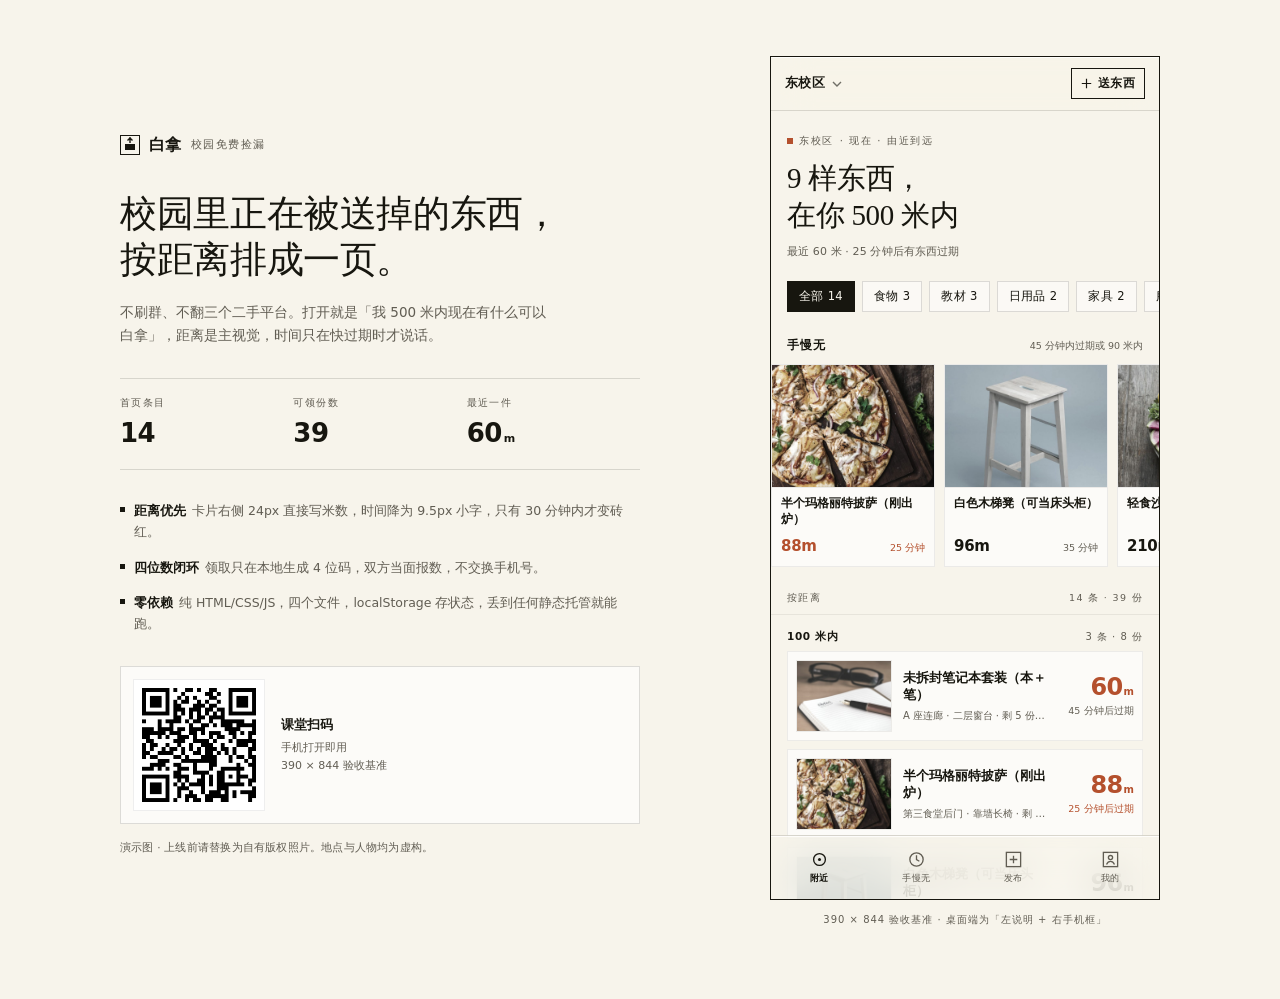
<file: index.html>
<!DOCTYPE html>
<html lang="zh-CN">
<head>
<meta charset="utf-8">
<meta name="viewport" content="width=device-width, initial-scale=1, viewport-fit=cover">
<meta name="theme-color" content="#F7F4EB">
<title>白拿 · 校园免费捡漏</title>
<meta name="description" content="把校园里正在被免费送掉的东西按距离排成一页。学生打开第一眼就知道 500 米内有什么可以白拿。">
<link rel="icon" href="data:image/svg+xml,%3Csvg xmlns='http://www.w3.org/2000/svg' viewBox='0 0 32 32'%3E%3Crect width='32' height='32' fill='%23F7F4EB'/%3E%3Crect x='4.5' y='4.5' width='23' height='23' fill='none' stroke='%2317160F' stroke-width='2'/%3E%3Crect x='11' y='14' width='10' height='6' fill='%2317160F'/%3E%3C/svg%3E">
<link rel="stylesheet" href="styles.css">
</head>
<body>

<main class="wrap">

  <!-- ===== 左栏：说明（桌面端） ===== -->
  <aside class="aside">
    <div class="brand">
      <svg class="brand-mark" viewBox="0 0 20 20" aria-hidden="true">
        <rect x="0.5" y="0.5" width="19" height="19" fill="none" stroke="currentColor"/>
        <rect x="5" y="9" width="10" height="6" fill="currentColor"/>
        <path d="M10 2v6M7.5 5.5L10 3l2.5 2.5" fill="none" stroke="currentColor" stroke-width="1.4"/>
      </svg>
      <span class="brand-name">白拿</span>
      <span class="brand-sub">校园免费捡漏</span>
    </div>

    <h2 class="aside-h1">校园里正在被送掉的东西，<br>按距离排成一页。</h2>
    <p class="aside-p">不刷群、不翻三个二手平台。打开就是「我 500 米内现在有什么可以白拿」，距离是主视觉，时间只在快过期时才说话。</p>

    <dl class="aside-stats">
      <div><dt>首页条目</dt><dd>14</dd></div>
      <div><dt>可领份数</dt><dd>39</dd></div>
      <div><dt>最近一件</dt><dd>60<span>m</span></dd></div>
    </dl>

    <ul class="aside-list">
      <li><b>距离优先</b>卡片右侧 24px 直接写米数，时间降为 9.5px 小字，只有 30 分钟内才变砖红。</li>
      <li><b>四位数闭环</b>领取只在本地生成 4 位码，双方当面报数，不交换手机号。</li>
      <li><b>零依赖</b>纯 HTML/CSS/JS，四个文件，localStorage 存状态，丢到任何静态托管就能跑。</li>
    </ul>

    <div class="qr-block">
      <img class="qr" src="assets/qr.png" alt="课堂扫码打开 白拿 手机版" width="132" height="132">
      <div class="qr-txt">
        <b>课堂扫码</b>
        <span>手机打开即用<br>390 × 844 验收基准</span>
      </div>
    </div>

    <p class="aside-foot">演示图 · 上线前请替换为自有版权照片。地点与人物均为虚构。</p>
  </aside>

  <!-- ===== 右栏：手机框 ===== -->
  <div class="phone-col">
    <div class="device" id="device">

      <!-- 可滚动内容 -->
      <div class="screen" id="screen">

        <!-- 附近 -->
        <section class="view is-active" id="view-near" data-view="near">
          <div class="hero">
            <p class="eyebrow"><span class="dot"></span><span id="heroCampus">东校区</span> · 现在 · 由近到远</p>
            <h1 id="heroTitle">9 样东西，<br>在你 500 米内</h1>
            <p class="hero-note" id="heroNote">最近 60 米 · 25 分钟后有东西过期</p>
          </div>

          <div class="chips" id="chips" role="group" aria-label="分类筛选"></div>

          <div class="strip-head">
            <h3>手慢无</h3>
            <span id="hotHint">45 分钟内过期</span>
          </div>
          <div class="strip" id="hotStrip"></div>

          <div class="list-head">
            <span>按距离</span>
            <span id="listStat">14 条 · 39 份</span>
          </div>
          <div id="bands"></div>

          <p class="list-foot" id="listFoot">以上共 14 条 · 39 份可领 · 全部免费</p>
        </section>

        <!-- 手慢无 -->
        <section class="view" id="view-hot" data-view="hot">
          <div class="view-head">
            <p class="eyebrow"><span class="dot"></span>正在消失</p>
            <h1 class="view-h1">手慢无</h1>
            <p class="hero-note">45 分钟内过期，或 90 米内能立刻走到。</p>
          </div>
          <div id="hotList"></div>
          <p class="list-foot">共 <span id="hotCount">4</span> 件 · 点开看地点与领取码</p>
        </section>

        <!-- 发布 -->
        <section class="view" id="view-publish" data-view="publish">
          <div class="view-head">
            <p class="eyebrow"><span class="dot"></span>三十秒挂上去</p>
            <h1 class="view-h1">我要送</h1>
            <p class="hero-note">写清地点和还剩多久，别人才能真的来拿。</p>
          </div>
          <form class="form" id="pubForm" novalidate>
            <label class="field">
              <span>送什么</span>
              <input id="fTitle" type="text" maxlength="24" placeholder="例：半箱矿泉水（未开封）" autocomplete="off">
            </label>

            <div class="field">
              <span>分类</span>
              <div class="pick-row" id="fCat"></div>
            </div>

            <div class="field-2">
              <label class="field">
                <span>离你多远（米）</span>
                <input id="fMeters" type="number" inputmode="numeric" min="10" max="1500" value="120">
              </label>
              <label class="field">
                <span>多久内有效</span>
                <select id="fExpires">
                  <option value="20">20 分钟</option>
                  <option value="35">35 分钟</option>
                  <option value="60" selected>1 小时</option>
                  <option value="180">3 小时</option>
                  <option value="480">今天内</option>
                </select>
              </label>
            </div>

            <label class="field">
              <span>放在哪（不要写宿舍号）</span>
              <input id="fSpot" type="text" maxlength="28" placeholder="例：三食堂后门靠墙长椅" autocomplete="off">
            </label>

            <label class="field">
              <span>一句话说明</span>
              <textarea id="fNote" rows="2" maxlength="80" placeholder="还剩几份、有没有拆封、要不要自带袋子"></textarea>
            </label>

            <div class="field">
              <span>配一张图（演示素材）</span>
              <div class="pick-photos" id="fPhotos"></div>
            </div>

            <button class="btn-ink btn-full" type="submit">发布 · 立刻排到最前</button>
            <p class="form-note">不收集姓名 / 学号 / 手机号。领取码只在双方手机本地生成。</p>
          </form>
        </section>

        <!-- 我的 -->
        <section class="view" id="view-me" data-view="me">
          <div class="view-head">
            <p class="eyebrow"><span class="dot"></span>你的账</p>
            <h1 class="view-h1">我的</h1>
          </div>

          <div class="bill">
            <p class="eyebrow">白拿省下</p>
            <div class="bill-num"><span class="cur">¥</span><span id="mMoney">0</span></div>
            <p class="bill-sub">共 <b id="mCount">0</b> 次领取 · 平均每次 ¥<b id="mAvg">0</b></p>
          </div>

          <div class="list-head"><span>领取记录</span><span id="mRecCount">0 条</span></div>
          <div id="mRecs"></div>
          <p class="empty" id="mEmpty">还没有领取记录。去「附近」点开一件，领取后会拿到 4 位码。</p>

          <div class="pro" id="proCard">
            <p class="pro-eyebrow">Pro</p>
            <h3>30 分钟内新货，先看一分钟</h3>
            <ul class="pro-list">
              <li>极近 / 快过期的新条目推送</li>
              <li>跨校区一起看，按真实步行时间排</li>
              <li>无广告，不做推荐位</li>
            </ul>
            <div class="pro-foot">
              <span class="pro-price">¥6<span>/月</span></span>
              <button class="btn-line btn-line-light" id="proBtn" type="button">了解 Pro</button>
            </div>
          </div>

          <p class="list-foot">本地演示版 · 数据保存在这台设备的浏览器里</p>
          <p class="reset-wrap"><button class="reset-btn" id="resetBtn" type="button">清空本机演示数据</button></p>
        </section>

      </div><!-- /screen -->

      <!-- 顶栏 -->
      <header class="topbar glass">
        <button class="campus" id="campusBtn" type="button">
          <span id="campusName">东校区</span>
          <svg viewBox="0 0 10 6" aria-hidden="true"><path d="M1 1l4 4 4-4" fill="none" stroke="currentColor" stroke-width="1.4"/></svg>
        </button>
        <button class="top-pub" id="topPub" type="button" aria-label="发布一条">
          <svg viewBox="0 0 14 14" aria-hidden="true"><path d="M7 1v12M1 7h12" stroke="currentColor" stroke-width="1.5"/></svg>
          <span>送东西</span>
        </button>
      </header>

      <!-- 底栏 -->
      <nav class="tabbar glass" id="tabbar" aria-label="主导航">
        <button class="tab is-active" data-tab="near" type="button">
          <svg viewBox="0 0 20 20" aria-hidden="true"><circle cx="10" cy="10" r="6.2" fill="none" stroke="currentColor" stroke-width="1.4"/><circle cx="10" cy="10" r="1.6" fill="currentColor"/></svg>
          <span>附近</span>
        </button>
        <button class="tab" data-tab="hot" type="button">
          <svg viewBox="0 0 20 20" aria-hidden="true"><circle cx="10" cy="10" r="7" fill="none" stroke="currentColor" stroke-width="1.4"/><path d="M10 5.6V10l3 1.8" fill="none" stroke="currentColor" stroke-width="1.4"/></svg>
          <span>手慢无</span>
        </button>
        <button class="tab" data-tab="publish" type="button">
          <svg viewBox="0 0 20 20" aria-hidden="true"><rect x="2.5" y="2.5" width="15" height="15" fill="none" stroke="currentColor" stroke-width="1.4"/><path d="M10 6v8M6 10h8" stroke="currentColor" stroke-width="1.4"/></svg>
          <span>发布</span>
        </button>
        <button class="tab" data-tab="me" type="button">
          <svg viewBox="0 0 20 20" aria-hidden="true"><rect x="2.5" y="2.5" width="15" height="15" fill="none" stroke="currentColor" stroke-width="1.4"/><circle cx="10" cy="8" r="2.2" fill="none" stroke="currentColor" stroke-width="1.4"/><path d="M5.8 15.2c1-2.2 2.4-3.2 4.2-3.2s3.2 1 4.2 3.2" fill="none" stroke="currentColor" stroke-width="1.4"/></svg>
          <span>我的</span>
        </button>
      </nav>

      <!-- 详情 -->
      <div class="scrim" id="scrim"></div>
      <section class="sheet glass" id="sheet" aria-hidden="true" aria-label="详情">
        <div class="sheet-scroll">
          <div class="sheet-photo-wrap">
            <img class="sheet-photo" id="dPhoto" alt="" src="[data-uri]" width="1280" height="720">
            <button class="sheet-close" id="dClose" type="button" aria-label="关闭详情">
              <svg viewBox="0 0 14 14" aria-hidden="true"><path d="M2 2l10 10M12 2L2 12" stroke="currentColor" stroke-width="1.5"/></svg>
            </button>
          </div>
          <div class="sheet-body">
            <p class="eyebrow" id="dCat">食物 · 剩 2 份</p>
            <h2 class="sheet-title" id="dTitle">—</h2>
            <div class="sheet-dist">
              <span class="d-num" id="dDist">120<span>m</span></span>
              <span class="d-time" id="dTime">25 分钟后过期</span>
            </div>
            <dl class="meta">
              <div><dt>地点</dt><dd id="dSpot">—</dd></div>
              <div><dt>估值</dt><dd id="dValue">—</dd></div>
              <div><dt>发布</dt><dd id="dBy">—</dd></div>
            </dl>
            <p class="sheet-note" id="dNote">—</p>

            <div class="steps">
              <p class="eyebrow">怎么拿</p>
              <ol class="steps-list">
                <li><b>01</b><span>点下面「领取」，拿到一个 4 位数字码</span></li>
                <li><b>02</b><span>按地点走过去，当面把 4 位报给对方</span></li>
                <li><b>03</b><span>拿走。双方都不留手机号、不加好友</span></li>
              </ol>
            </div>
          </div>
        </div>
        <div class="sheet-foot">
          <button class="btn-ink btn-full" id="dClaim" type="button">领取 · 生成 4 位码</button>
        </div>

        <div class="codeview" id="codeView" aria-hidden="true">
          <p class="eyebrow">领取码 · 当面报这 4 位</p>
          <div class="code" id="dCode">0000</div>
          <p class="code-note">不交换手机号。码已存进「我的 · 领取记录」，30 分钟内有效。</p>
          <button class="btn-line" id="dDone" type="button">完成</button>
        </div>
      </section>

      <div class="toast" id="toast" role="status" aria-live="polite"></div>
    </div>
    <p class="frame-note">390 × 844 验收基准 · 桌面端为「左说明 + 右手机框」</p>
  </div>
</main>

<script src="data.js"></script>
<script src="app.js"></script>
</body>
</html>
</file>
<file: styles.css>
/* =========================================================
   白拿 · 校园免费捡漏 — styles.css
   直角 / 无 emoji / 无渐变装饰 / 距离是主视觉
   ========================================================= */

:root{
  --paper:#F7F4EB;
  --card:rgba(255,255,255,.66);
  --ink:#17160F;
  --gray:#615D53;
  --brick:#B4502D;
  --line:rgba(23,22,15,.14);
  --line-soft:rgba(23,22,15,.07);
  --glass:rgba(247,244,235,.72);
  --sans:"Helvetica Neue","PingFang SC","Hiragino Sans GB","Microsoft YaHei",system-ui,sans-serif;
  --serif:Georgia,"Songti SC","SimSun","Times New Roman",serif;
  --mono:ui-monospace,"SFMono-Regular","Cascadia Mono",Consolas,monospace;
}

*,*::before,*::after{box-sizing:border-box;border-radius:0}

html,body{margin:0;padding:0}
body{
  background:var(--paper);
  color:var(--ink);
  font-family:var(--sans);
  font-size:14px;
  line-height:1.5;
  -webkit-font-smoothing:antialiased;
  text-rendering:optimizeLegibility;
}
body{overflow-x:hidden}
img{display:block;max-width:100%}
button{font:inherit;color:inherit;background:none;border:0;padding:0;cursor:pointer;-webkit-tap-highlight-color:transparent}
input,select,textarea{font:inherit;color:inherit}
dl,dd,dt,h1,h2,h3,p,ul,li,figure{margin:0;padding:0}
ul{list-style:none}
:focus-visible{outline:2px solid var(--brick);outline-offset:2px}

.eyebrow{
  font-size:10px;letter-spacing:.16em;text-transform:uppercase;
  color:var(--gray);display:flex;align-items:center;gap:6px;
}
.dot{width:6px;height:6px;background:var(--brick);flex:0 0 auto;display:inline-block}

/* ============ 桌面两栏 ============ */
.wrap{
  max-width:1120px;margin:0 auto;padding:56px 40px 72px;
  display:grid;grid-template-columns:minmax(0,1fr) 390px;
  gap:72px;align-items:center;min-height:100vh;
}

/* --------- 左栏 --------- */
.aside{padding-top:6px;max-width:520px}
.brand{display:flex;align-items:center;gap:9px;margin-bottom:34px}
.brand-mark{width:20px;height:20px;color:var(--ink);flex:0 0 auto}
.brand-name{font-size:16px;font-weight:700;letter-spacing:.02em}
.brand-sub{font-size:10.5px;color:var(--gray);letter-spacing:.14em;text-transform:uppercase}

.aside-h1{
  font-family:var(--serif);font-size:37px;line-height:1.24;font-weight:400;
  letter-spacing:-.01em;margin-bottom:18px;
}
.aside-p{font-size:13.5px;line-height:1.75;color:var(--gray);max-width:430px}

.aside-stats{
  display:grid;grid-template-columns:repeat(3,1fr);
  border-top:1px solid var(--line);border-bottom:1px solid var(--line);
  margin:30px 0;padding:16px 0;
}
.aside-stats>div{padding-right:12px}
.aside-stats dt{font-size:10px;letter-spacing:.14em;text-transform:uppercase;color:var(--gray)}
.aside-stats dd{font-size:26px;font-weight:700;letter-spacing:-.02em;margin-top:4px;font-variant-numeric:tabular-nums}
.aside-stats dd span{font-size:11px;font-weight:600;margin-left:2px;letter-spacing:0}

.aside-list{display:grid;gap:14px;margin-bottom:32px}
.aside-list li{font-size:12.5px;line-height:1.7;color:var(--gray);padding-left:14px;position:relative}
.aside-list li::before{content:"";position:absolute;left:0;top:7px;width:5px;height:5px;background:var(--ink)}
.aside-list b{color:var(--ink);font-weight:600;display:inline-block;margin-right:6px}

.qr-block{display:flex;align-items:center;gap:16px;border:1px solid var(--line);padding:12px;background:var(--card)}
.qr{width:132px;height:132px;object-fit:contain;background:#fff;border:1px solid var(--line-soft)}
.qr-txt{display:grid;gap:4px}
.qr-txt b{font-size:12.5px}
.qr-txt span{font-size:11px;color:var(--gray);line-height:1.6}
.aside-foot{margin-top:16px;font-size:10.5px;color:var(--gray);letter-spacing:.02em}

/* ============ 手机框 ============ */
.phone-col{position:relative}
.device{
  position:relative;width:390px;height:844px;overflow:hidden;
  background:var(--paper);border:1px solid var(--ink);
}
.frame-note{
  margin-top:12px;font-size:10px;letter-spacing:.1em;text-transform:uppercase;
  color:var(--gray);text-align:center;
}

/* --------- 磨砂玻璃 --------- */
.glass{
  background:var(--glass);
  -webkit-backdrop-filter:blur(20px) saturate(170%);
  backdrop-filter:blur(20px) saturate(170%);
}

/* --------- 滚动区 --------- */
.screen{
  position:absolute;inset:0;overflow-y:auto;overflow-x:hidden;
  padding:54px 0 84px;-webkit-overflow-scrolling:touch;
  scrollbar-width:none;
}
.screen::-webkit-scrollbar{width:0;height:0}

/* --------- 顶栏 --------- */
.topbar{
  position:absolute;top:0;left:0;right:0;height:54px;z-index:30;
  display:flex;align-items:center;justify-content:space-between;
  padding:0 14px;
  border-bottom:1px solid var(--line);
  box-shadow:inset 0 1px 0 rgba(255,255,255,.75);
}
.campus{display:flex;align-items:center;gap:7px;font-size:12.5px;font-weight:600;letter-spacing:.02em;padding:6px 0}
.campus svg{width:10px;height:6px;opacity:.6}
.top-pub{
  display:flex;align-items:center;gap:6px;font-size:11.5px;font-weight:600;
  border:1px solid var(--ink);padding:6px 9px;letter-spacing:.04em;
  transition:transform 160ms ease,background-color 160ms ease,color 160ms ease;
}
.top-pub svg{width:11px;height:11px}
.top-pub:active{transform:translateY(1px)}

/* --------- 底栏 --------- */
.tabbar{
  position:absolute;bottom:0;left:0;right:0;height:64px;z-index:30;
  display:grid;grid-template-columns:repeat(4,1fr);
  border-top:1px solid var(--line);
  box-shadow:inset 0 1px 0 rgba(255,255,255,.75);
  padding-bottom:env(safe-area-inset-bottom);
}
.tab{
  display:flex;flex-direction:column;align-items:center;justify-content:center;gap:3px;
  color:var(--gray);transition:color 200ms ease;
}
.tab svg{width:19px;height:19px}
.tab span{font-size:9px;letter-spacing:.06em}
.tab.is-active{color:var(--ink)}
.tab.is-active span{font-weight:600}

/* --------- 视图 --------- */
.view{display:none}
.view.is-active{display:block}

/* --------- hero --------- */
.hero{padding:22px 16px 6px}
.hero h1{
  font-family:var(--serif);font-weight:400;font-size:29px;line-height:1.28;
  letter-spacing:-.01em;margin:12px 0 10px;
}
.hero-note{font-size:11px;color:var(--gray);letter-spacing:.01em}
.view-head{padding:22px 16px 10px}
.view-h1{font-family:var(--serif);font-weight:400;font-size:26px;margin:10px 0 8px;letter-spacing:-.01em}

/* --------- 分类 chips --------- */
.chips{
  display:flex;gap:7px;overflow-x:auto;padding:14px 16px 4px;
  scrollbar-width:none;
}
.chips::-webkit-scrollbar{height:0}
.chip{
  flex:0 0 auto;font-size:11.5px;letter-spacing:.03em;
  padding:6px 11px;border:1px solid var(--line);background:rgba(255,255,255,.5);
  transition:background-color 160ms ease,color 160ms ease,border-color 160ms ease;
}
.chip[aria-pressed="true"]{background:var(--ink);color:var(--paper);border-color:var(--ink)}
.chip:active{transform:translateY(1px)}

/* --------- 手慢无横滑 --------- */
.strip-head{
  display:flex;align-items:baseline;justify-content:space-between;
  padding:20px 16px 8px;
}
.strip-head h3{font-size:12px;font-weight:700;letter-spacing:.1em;text-transform:uppercase}
.strip-head span{font-size:9.5px;color:var(--gray)}
.strip{
  display:flex;gap:9px;overflow-x:auto;padding:2px 16px 6px;
  scroll-snap-type:x mandatory;scrollbar-width:none;
}
.strip::-webkit-scrollbar{height:0}
.hot-card{
  flex:0 0 164px;scroll-snap-align:start;
  background:var(--card);border:1px solid var(--line-soft);
  text-align:left;transition:transform 200ms ease;
}
.hot-card:active{transform:translateY(1px)}
.hot-card img{width:100%;aspect-ratio:4/3;object-fit:cover;border-bottom:1px solid var(--line-soft)}
.hot-body{padding:8px 9px 9px}
.hot-title{
  font-size:12px;font-weight:600;line-height:1.32;
  display:-webkit-box;-webkit-line-clamp:2;-webkit-box-orient:vertical;overflow:hidden;
  height:32px;
}
.hot-meta{display:flex;align-items:baseline;justify-content:space-between;margin-top:7px}
.hot-dist{font-size:15px;font-weight:700;letter-spacing:-.02em;font-variant-numeric:tabular-nums}
.hot-dist.hot{color:var(--brick)}
.hot-time{font-size:9.5px;color:var(--gray)}
.hot-time.urgent{color:var(--brick)}

/* --------- 列表 --------- */
.list-head{
  display:flex;align-items:baseline;justify-content:space-between;
  padding:18px 16px 8px;
  font-size:9.5px;letter-spacing:.14em;text-transform:uppercase;color:var(--gray);
}
.band-head{
  display:flex;align-items:baseline;justify-content:space-between;
  padding:14px 16px 7px;border-top:1px solid var(--line-soft);
  font-size:10px;letter-spacing:.1em;color:var(--gray);
}
.band-head b{font-size:10.5px;letter-spacing:.06em;color:var(--ink);font-weight:600}
.band-head .band-n{font-variant-numeric:tabular-nums}

.row{
  display:grid;grid-template-columns:96px minmax(0,1fr) 76px;
  gap:11px;align-items:center;
  margin:0 16px 8px;padding:8px;
  background:var(--card);border:1px solid var(--line-soft);
  text-align:left;width:calc(100% - 32px);
  animation:rise 260ms ease-out both;
  transition:transform 160ms ease;
}
.row:active{transform:translateY(1px)}
.thumb{width:96px;height:72px;object-fit:cover;border:1px solid var(--line-soft)}
.row-main{min-width:0}
.row-title{
  font-size:13px;font-weight:600;line-height:1.3;
  display:-webkit-box;-webkit-line-clamp:2;-webkit-box-orient:vertical;overflow:hidden;
}
.row-sub{
  display:block;font-size:10px;color:var(--gray);margin-top:4px;
  white-space:nowrap;overflow:hidden;text-overflow:ellipsis;
}
.row-right{text-align:right}
.dist{
  display:block;font-size:24px;font-weight:700;line-height:1;letter-spacing:-.03em;
  font-variant-numeric:tabular-nums;
}
.dist span{font-size:10px;font-weight:600;margin-left:1px;letter-spacing:0}
.dist.hot{color:var(--brick)}
.time{font-size:9.5px;color:var(--gray);margin-top:5px;letter-spacing:.01em}
.time.urgent{color:var(--brick)}

/* 列表入场：只位移，绝不用 opacity:0 起手 */
@keyframes rise{
  from{transform:translateY(9px)}
  to{transform:translateY(0)}
}

.list-foot{
  padding:18px 16px 8px;font-size:10px;color:var(--gray);
  letter-spacing:.04em;text-align:center;
}
.empty{padding:8px 16px 18px;font-size:11.5px;color:var(--gray);line-height:1.7}

/* 刚发布 */
.row.is-new{background:rgba(255,255,255,.9);border-color:rgba(23,22,15,.2)}
.badge-new{
  display:inline-block;font-size:8.5px;letter-spacing:.12em;text-transform:uppercase;
  background:var(--ink);color:var(--paper);padding:1px 4px;margin-right:5px;vertical-align:1px;
}

/* --------- 详情面板 --------- */
.scrim{
  position:absolute;inset:0;z-index:38;background:rgba(23,22,15,.34);
  opacity:0;pointer-events:none;transition:opacity 220ms ease;
}
.scrim.on{opacity:1;pointer-events:auto}

.sheet{
  position:absolute;left:0;right:0;bottom:0;top:54px;z-index:40;
  transform:translateY(101%);
  transition:transform 300ms cubic-bezier(.22,.61,.36,1);
  border-top:1px solid var(--line);
  box-shadow:inset 0 1px 0 rgba(255,255,255,.8);
  display:flex;flex-direction:column;
  overflow:hidden;
}
.sheet.on{transform:translateY(0)}
.sheet-scroll{overflow-y:auto;overflow-x:hidden;flex:1;scrollbar-width:none}
.sheet-scroll::-webkit-scrollbar{width:0}
.sheet-photo-wrap{position:relative}
.sheet-photo{width:100%;aspect-ratio:16/9;object-fit:cover;border-bottom:1px solid var(--line-soft)}
.sheet-close{
  position:absolute;top:10px;right:10px;width:30px;height:30px;
  background:var(--glass);border:1px solid var(--line);
  -webkit-backdrop-filter:blur(20px) saturate(170%);
  backdrop-filter:blur(20px) saturate(170%);
  display:flex;align-items:center;justify-content:center;
}
.sheet-close svg{width:12px;height:12px}
.sheet-body{padding:16px 16px 20px}
.sheet-title{
  font-family:var(--serif);font-weight:400;font-size:21px;line-height:1.3;
  margin:8px 0 14px;letter-spacing:-.01em;
}
.sheet-dist{display:flex;align-items:baseline;gap:10px;margin-bottom:16px}
.d-num{font-size:30px;font-weight:700;letter-spacing:-.03em;font-variant-numeric:tabular-nums}
.d-num span{font-size:12px;font-weight:600;margin-left:1px;letter-spacing:0}
.d-num.hot{color:var(--brick)}
.d-time{font-size:10px;color:var(--gray)}
.d-time.urgent{color:var(--brick)}
.meta{border-top:1px solid var(--line-soft);margin-bottom:14px}
.meta>div{display:flex;gap:12px;padding:9px 0;border-bottom:1px solid var(--line-soft)}
.meta dt{flex:0 0 44px;font-size:10px;letter-spacing:.1em;text-transform:uppercase;color:var(--gray);padding-top:2px}
.meta dd{font-size:12px;line-height:1.55}
.sheet-note{font-size:12px;line-height:1.7;color:var(--gray)}
.steps{margin-top:20px;border-top:1px solid var(--line-soft);padding-top:14px}
.steps .eyebrow{margin-bottom:10px}
.steps-list li{
  display:flex;gap:10px;padding:7px 0;border-bottom:1px solid var(--line-soft);
  font-size:11.5px;line-height:1.55;color:var(--gray);
}
.steps-list li:last-child{border-bottom:0}
.steps-list b{
  font-family:var(--mono);font-size:9.5px;letter-spacing:.08em;color:var(--gray);
  padding-top:2px;flex:0 0 18px;
}
.reset-wrap{text-align:center;padding:2px 16px 22px}
.reset-btn{
  font-size:10px;letter-spacing:.08em;color:var(--gray);
  border-bottom:1px solid var(--line);padding-bottom:2px;
}
.reset-btn:active{color:var(--ink)}
.sheet-foot{
  padding:10px 16px 12px;border-top:1px solid var(--line);
  box-shadow:inset 0 1px 0 rgba(255,255,255,.75);
  background:var(--glass);
  -webkit-backdrop-filter:blur(20px) saturate(170%);
  backdrop-filter:blur(20px) saturate(170%);
}

/* 领取码 */
.codeview{
  position:absolute;inset:0;z-index:5;
  background:rgba(247,244,235,.96);
  -webkit-backdrop-filter:blur(20px) saturate(170%);
  backdrop-filter:blur(20px) saturate(170%);
  display:flex;flex-direction:column;align-items:center;justify-content:center;gap:14px;
  padding:24px;
  opacity:0;pointer-events:none;transform:translateY(10px);
  transition:opacity 200ms ease,transform 240ms ease;
}
.codeview.on{opacity:1;pointer-events:auto;transform:translateY(0)}
.code{
  font-family:var(--mono);font-size:46px;font-weight:600;letter-spacing:.26em;
  padding-left:.26em;font-variant-numeric:tabular-nums;
}
.code-note{font-size:11px;color:var(--gray);text-align:center;line-height:1.7;max-width:250px}

/* --------- 按钮 --------- */
.btn-ink{
  display:inline-flex;align-items:center;justify-content:center;
  background:var(--ink);color:var(--paper);
  padding:13px 18px;font-size:13px;font-weight:600;letter-spacing:.04em;
  border:1px solid var(--ink);
  transition:transform 160ms ease,opacity 160ms ease;
}
.btn-ink:active{transform:translateY(1px)}
.btn-ink[disabled]{opacity:.4}
.btn-full{width:100%}
.btn-line{
  display:inline-flex;align-items:center;justify-content:center;
  border:1px solid var(--ink);padding:11px 18px;font-size:12.5px;font-weight:600;
  letter-spacing:.04em;background:transparent;
  transition:transform 160ms ease;
}
.btn-line:active{transform:translateY(1px)}
.btn-line-light{border-color:rgba(247,244,235,.7);color:var(--paper)}

/* --------- 我的 --------- */
.bill{
  margin:8px 16px 6px;padding:18px 16px;
  background:var(--card);border:1px solid var(--line-soft);
}
.bill-num{
  display:flex;align-items:baseline;gap:3px;margin:8px 0 6px;
  font-size:38px;font-weight:700;letter-spacing:-.03em;font-variant-numeric:tabular-nums;line-height:1;
}
.bill-num .cur{font-size:17px;font-weight:600;color:var(--gray);letter-spacing:0}
.bill-sub{font-size:10.5px;color:var(--gray)}
.bill-sub b{color:var(--ink);font-weight:600}

.rec{
  display:flex;align-items:center;gap:10px;
  margin:0 16px 8px;padding:10px 11px;
  background:var(--card);border:1px solid var(--line-soft);
}
.rec-main{flex:1;min-width:0}
.rec-title{font-size:12.5px;font-weight:600;white-space:nowrap;overflow:hidden;text-overflow:ellipsis}
.rec-sub{font-size:9.5px;color:var(--gray);margin-top:3px}
.rec-code{
  font-family:var(--mono);font-size:14px;font-weight:600;letter-spacing:.16em;
  border:1px solid var(--line);padding:4px 6px;font-variant-numeric:tabular-nums;
}
.rec-amt{font-size:11px;font-weight:600;color:var(--gray);min-width:34px;text-align:right}

.pro{
  margin:18px 16px 0;padding:18px 16px;
  background:var(--ink);color:var(--paper);
}
.pro-eyebrow{font-size:9.5px;letter-spacing:.2em;text-transform:uppercase;opacity:.62}
.pro h3{font-family:var(--serif);font-weight:400;font-size:18px;line-height:1.35;margin:8px 0 12px}
.pro-list{display:grid;gap:7px;margin-bottom:16px}
.pro-list li{font-size:11px;color:rgba(247,244,235,.72);padding-left:11px;position:relative;line-height:1.5}
.pro-list li::before{content:"";position:absolute;left:0;top:6px;width:4px;height:4px;background:rgba(247,244,235,.6)}
.pro-foot{display:flex;align-items:center;justify-content:space-between;border-top:1px solid rgba(247,244,235,.18);padding-top:14px}
.pro-price{font-size:20px;font-weight:700;letter-spacing:-.02em}
.pro-price span{font-size:10px;font-weight:500;opacity:.6;margin-left:2px;letter-spacing:0}

/* --------- 表单 --------- */
.form{padding:0 16px}
.field{display:block;margin-bottom:13px}
.field>span{
  display:block;font-size:9.5px;letter-spacing:.12em;text-transform:uppercase;
  color:var(--gray);margin-bottom:5px;
}
.field input,.field textarea,.field select{
  width:100%;background:rgba(255,255,255,.66);border:1px solid var(--line);
  padding:10px 11px;font-size:13px;outline:none;
  transition:border-color 160ms ease,background-color 160ms ease;
}
.field textarea{resize:none;line-height:1.5}
.field input:focus,.field textarea:focus,.field select:focus{border-color:var(--ink);background:#fff}
.field input::placeholder,.field textarea::placeholder{color:rgba(97,93,83,.6)}
.field-2{display:grid;grid-template-columns:1fr 1fr;gap:10px}
.pick-row{display:flex;flex-wrap:wrap;gap:6px}
.pick-row .chip{font-size:11px;padding:5px 9px}
.pick-photos{display:grid;grid-template-columns:repeat(4,1fr);gap:6px}
.pick-photos button{padding:0;border:1px solid var(--line);line-height:0;transition:border-color 160ms ease}
.pick-photos img{width:100%;aspect-ratio:4/3;object-fit:cover}
.pick-photos button[aria-pressed="true"]{border:2px solid var(--ink)}
.form-note{font-size:9.5px;color:var(--gray);margin:10px 0 4px;line-height:1.6;text-align:center}

/* --------- toast --------- */
.toast{
  position:absolute;left:14px;right:14px;bottom:76px;z-index:60;
  background:var(--glass);
  -webkit-backdrop-filter:blur(20px) saturate(170%);
  backdrop-filter:blur(20px) saturate(170%);
  border:1px solid var(--line);
  box-shadow:inset 0 1px 0 rgba(255,255,255,.8);
  padding:10px 12px;font-size:11.5px;line-height:1.5;
  opacity:0;transform:translateY(10px);pointer-events:none;
  transition:opacity 200ms ease,transform 240ms ease;
}
.toast.on{opacity:1;transform:translateY(0)}

/* ============ 手机端：满屏 ============ */
@media (max-width:899px){
  .wrap{display:block;padding:0;max-width:none}
  .aside{display:none}
  .frame-note{display:none}
  .device{width:100%;height:100vh;height:100dvh;border:0}
  .screen{padding-bottom:88px}
}

@media (prefers-reduced-motion:reduce){
  *{animation-duration:1ms!important;transition-duration:1ms!important}
}
</file>
